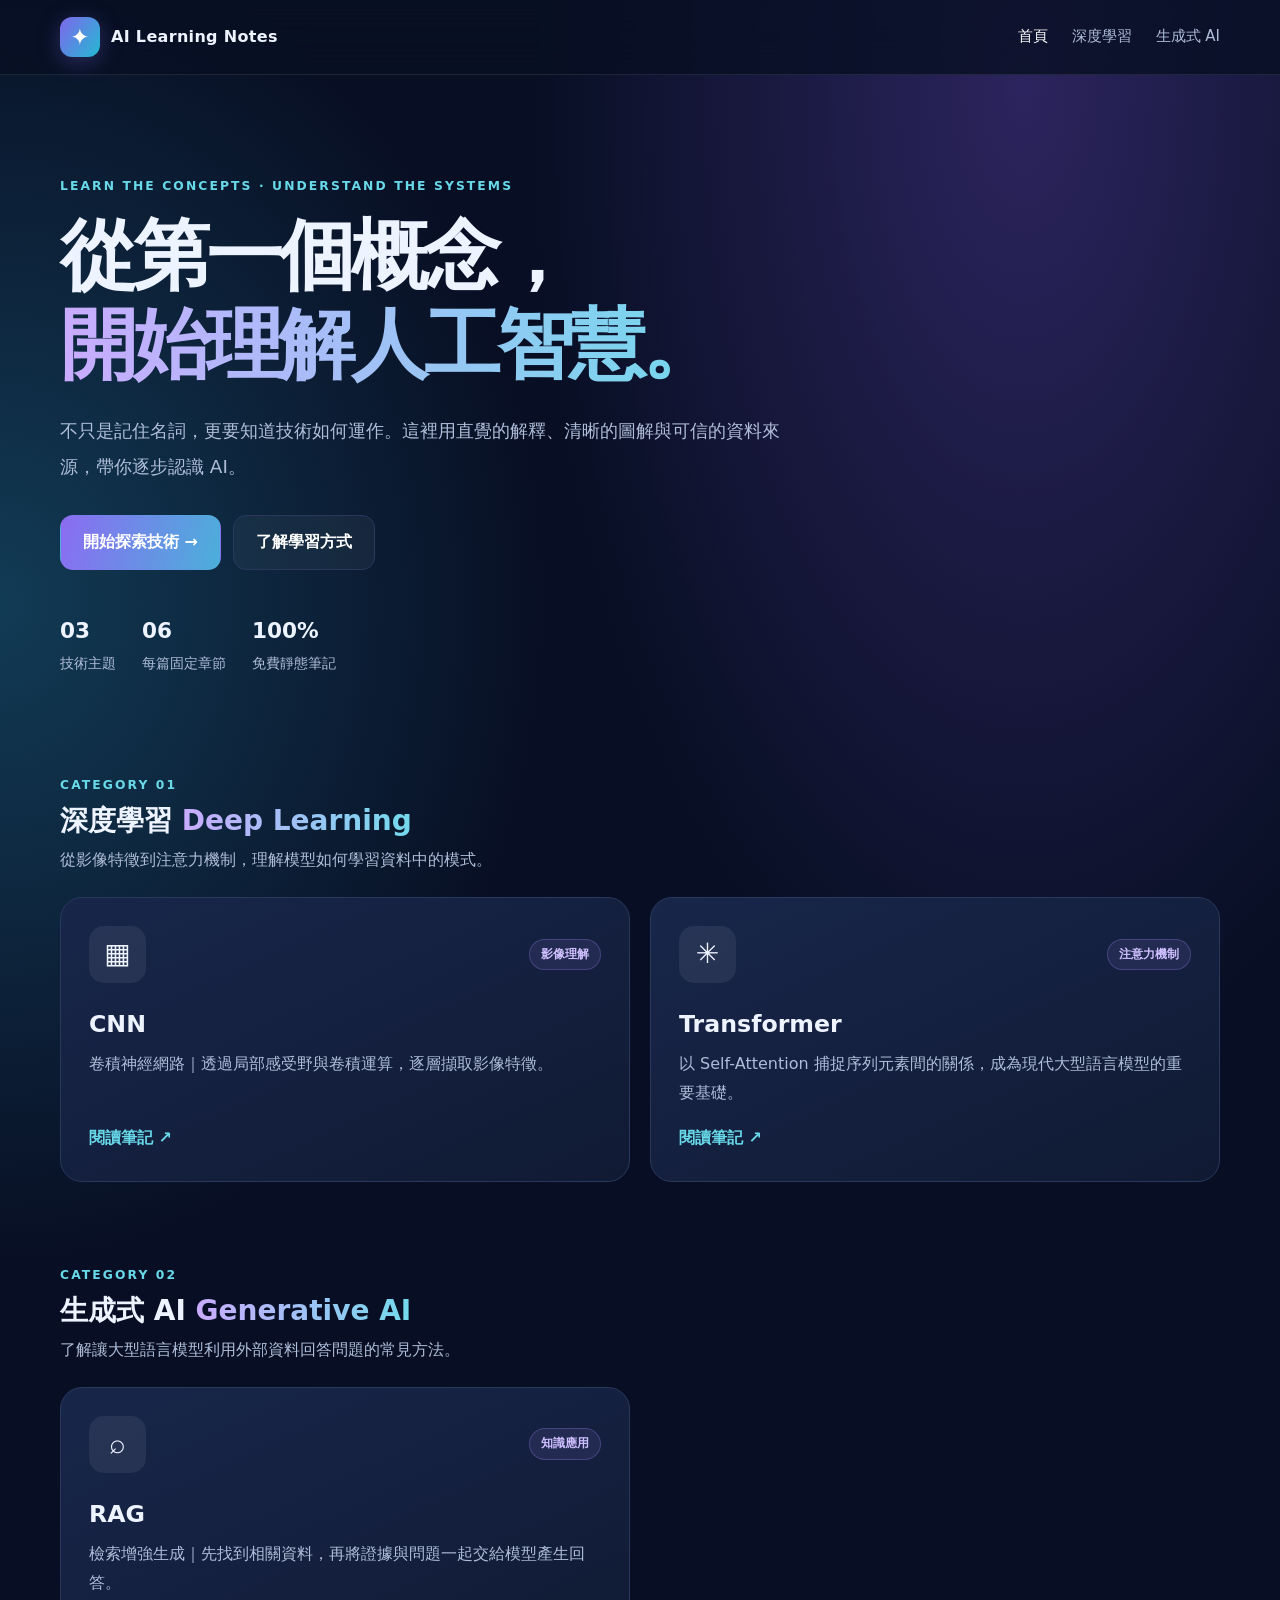
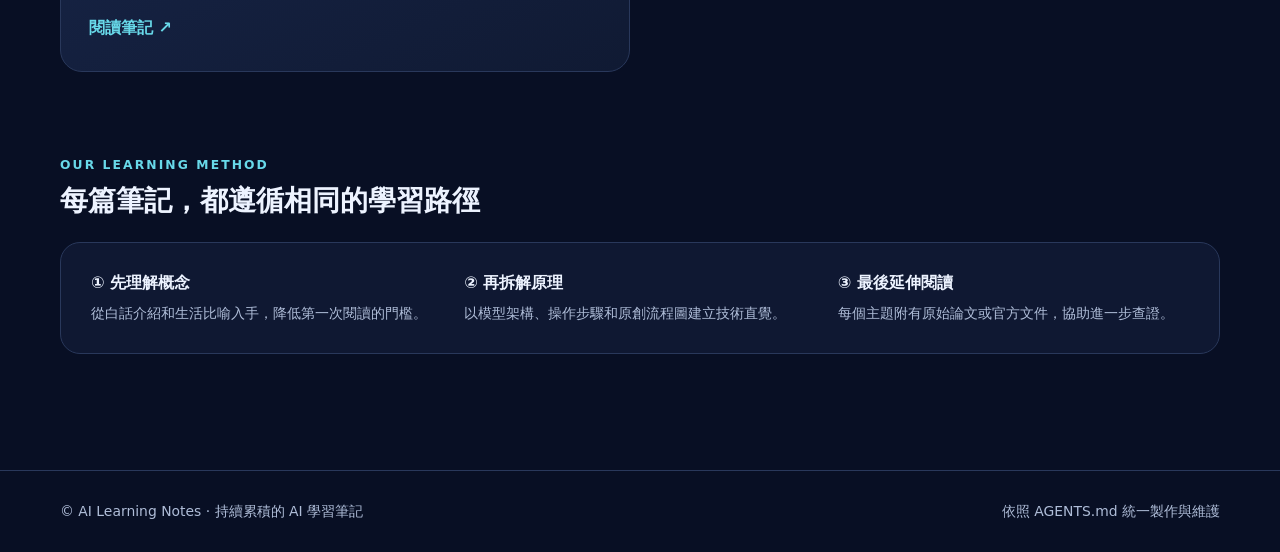
<file: index.html>
<!doctype html>
<html lang="zh-Hant"><head><meta charset="utf-8"><meta name="viewport" content="width=device-width,initial-scale=1"><meta name="description" content="AI Learning Notes：CNN、Transformer、RAG 繁體中文入門與技術原理筆記。"><title>AI Learning Notes｜人工智慧學習筆記</title><link rel="stylesheet" href="assets/css/style.css"><script src="assets/js/main.js" defer></script></head><body>
<a class="skip" href="#main">跳到主要內容</a><div class="reading-progress" aria-hidden="true"></div>
<header class="site-header"><div class="wrap header-inner"><a class="brand" href="index.html"><span class="brand-mark" aria-hidden="true">✦</span> AI Learning Notes</a><nav class="nav-links" aria-label="主要導覽"><a aria-current="page" href="index.html">首頁</a><a href="#deep-learning">深度學習</a><a href="#generative-ai">生成式 AI</a></nav></div></header>
<main id="main"><section class="hero"><div class="wrap"><div class="eyebrow">LEARN THE CONCEPTS · UNDERSTAND THE SYSTEMS</div><h1>從第一個概念，<br><span class="gradient-text">開始理解人工智慧。</span></h1><p class="lead">不只是記住名詞，更要知道技術如何運作。這裡用直覺的解釋、清晰的圖解與可信的資料來源，帶你逐步認識 AI。</p><div class="hero-actions"><a class="btn btn-primary" href="#deep-learning">開始探索技術 →</a><a class="btn btn-secondary" href="#about">了解學習方式</a></div><div class="stats"><div><strong>03</strong>技術主題</div><div><strong>06</strong>每篇固定章節</div><div><strong>100%</strong>免費靜態筆記</div></div></div></section>
<section class="section" id="deep-learning"><div class="wrap"><div class="section-head"><div class="eyebrow">CATEGORY 01</div><h2>深度學習 <span class="gradient-text">Deep Learning</span></h2><p>從影像特徵到注意力機制，理解模型如何學習資料中的模式。</p></div><div class="cards"><a class="card" href="pages/cnn.html"><div class="card-top"><span class="card-icon" aria-hidden="true">▦</span><span class="tag">影像理解</span></div><h3>CNN</h3><p>卷積神經網路｜透過局部感受野與卷積運算，逐層擷取影像特徵。</p><span class="card-cta">閱讀筆記 ↗</span></a><a class="card" href="pages/transformer.html"><div class="card-top"><span class="card-icon" aria-hidden="true">✳</span><span class="tag">注意力機制</span></div><h3>Transformer</h3><p>以 Self-Attention 捕捉序列元素間的關係，成為現代大型語言模型的重要基礎。</p><span class="card-cta">閱讀筆記 ↗</span></a></div></div></section>
<section class="section" id="generative-ai"><div class="wrap"><div class="section-head"><div class="eyebrow">CATEGORY 02</div><h2>生成式 AI <span class="gradient-text">Generative AI</span></h2><p>了解讓大型語言模型利用外部資料回答問題的常見方法。</p></div><div class="cards"><a class="card" href="pages/rag.html"><div class="card-top"><span class="card-icon" aria-hidden="true">⌕</span><span class="tag">知識應用</span></div><h3>RAG</h3><p>檢索增強生成｜先找到相關資料，再將證據與問題一起交給模型產生回答。</p><span class="card-cta">閱讀筆記 ↗</span></a></div></div></section>
<section class="section" id="about"><div class="wrap"><div class="section-head"><div class="eyebrow">OUR LEARNING METHOD</div><h2>每篇筆記，都遵循相同的學習路徑</h2></div><div class="feature-strip"><div><h3>① 先理解概念</h3><p>從白話介紹和生活比喻入手，降低第一次閱讀的門檻。</p></div><div><h3>② 再拆解原理</h3><p>以模型架構、操作步驟和原創流程圖建立技術直覺。</p></div><div><h3>③ 最後延伸閱讀</h3><p>每個主題附有原始論文或官方文件，協助進一步查證。</p></div></div></div></section></main>
<footer class="site-footer"><div class="wrap footer-inner"><span>© AI Learning Notes · 持續累積的 AI 學習筆記</span><span>依照 AGENTS.md 統一製作與維護</span></div></footer><button class="back-top" aria-label="回到頂端" title="回到頂端">↑</button></body></html>
</file>
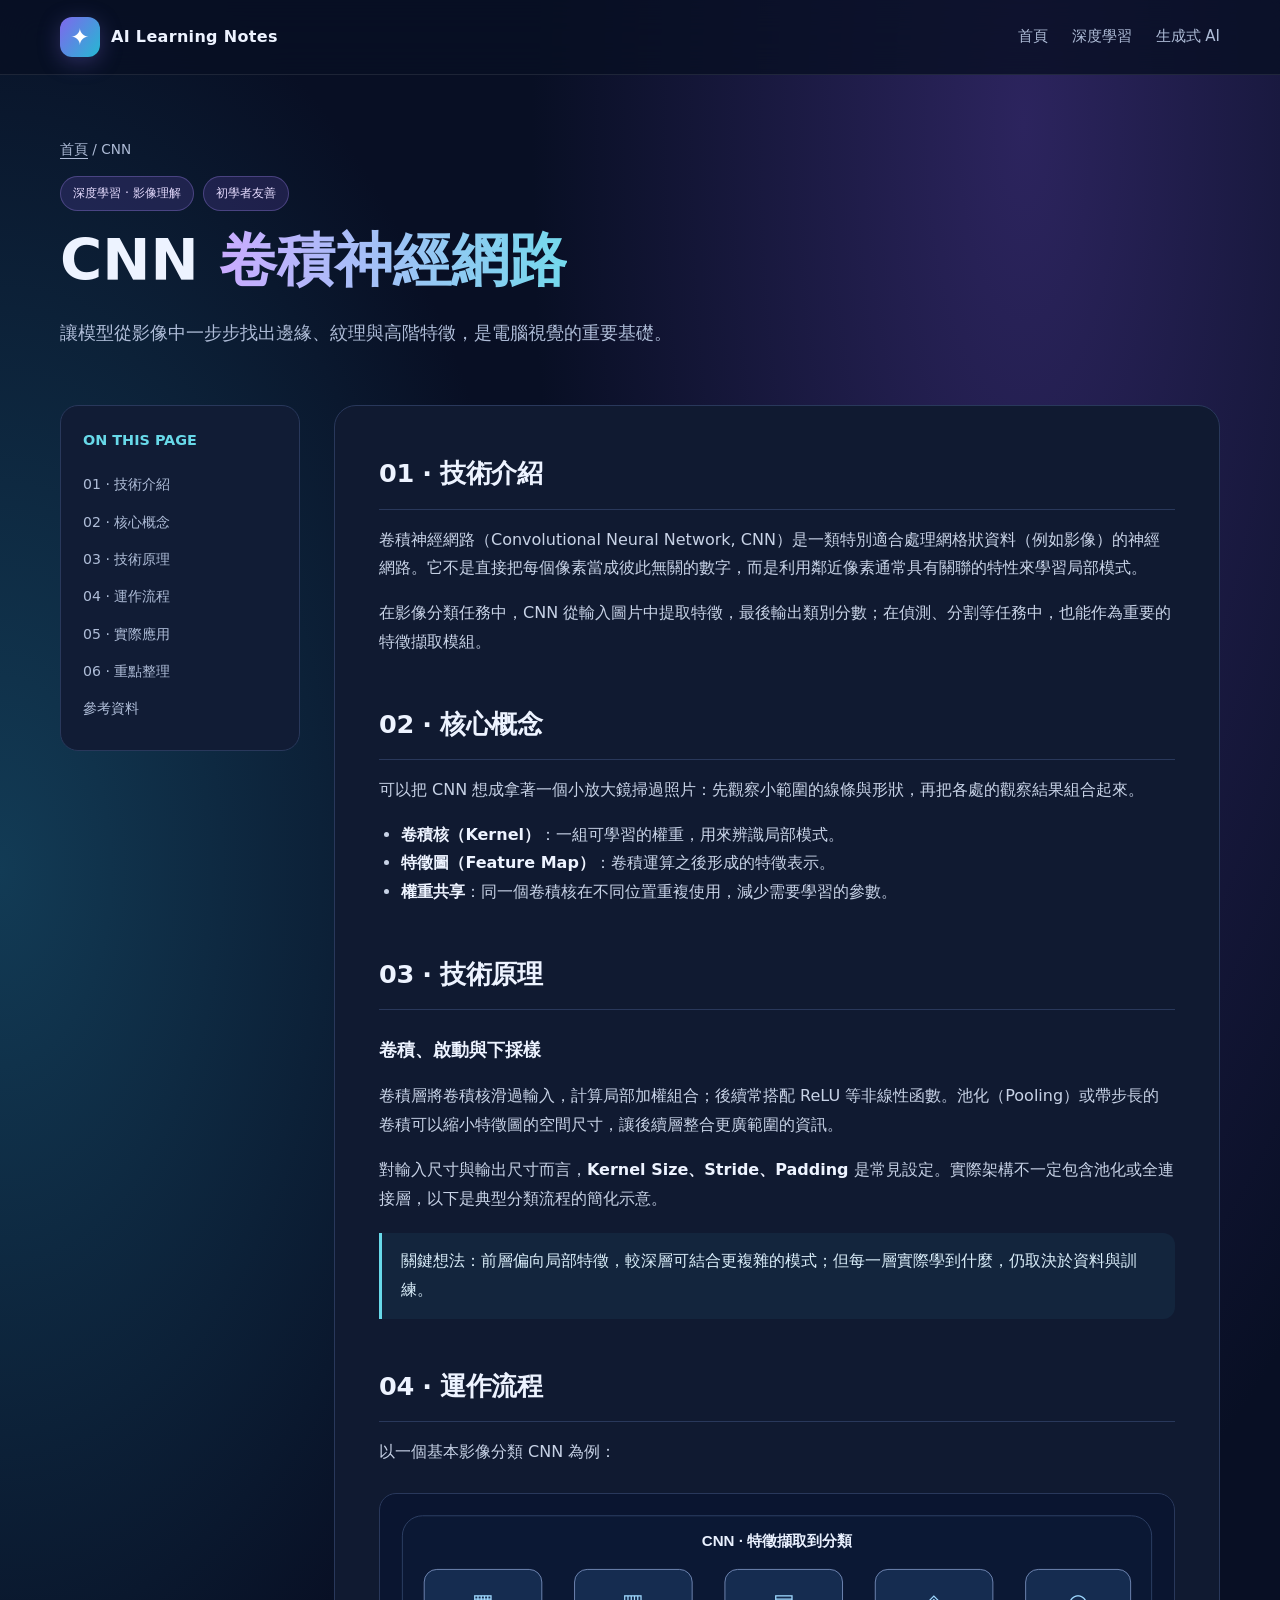
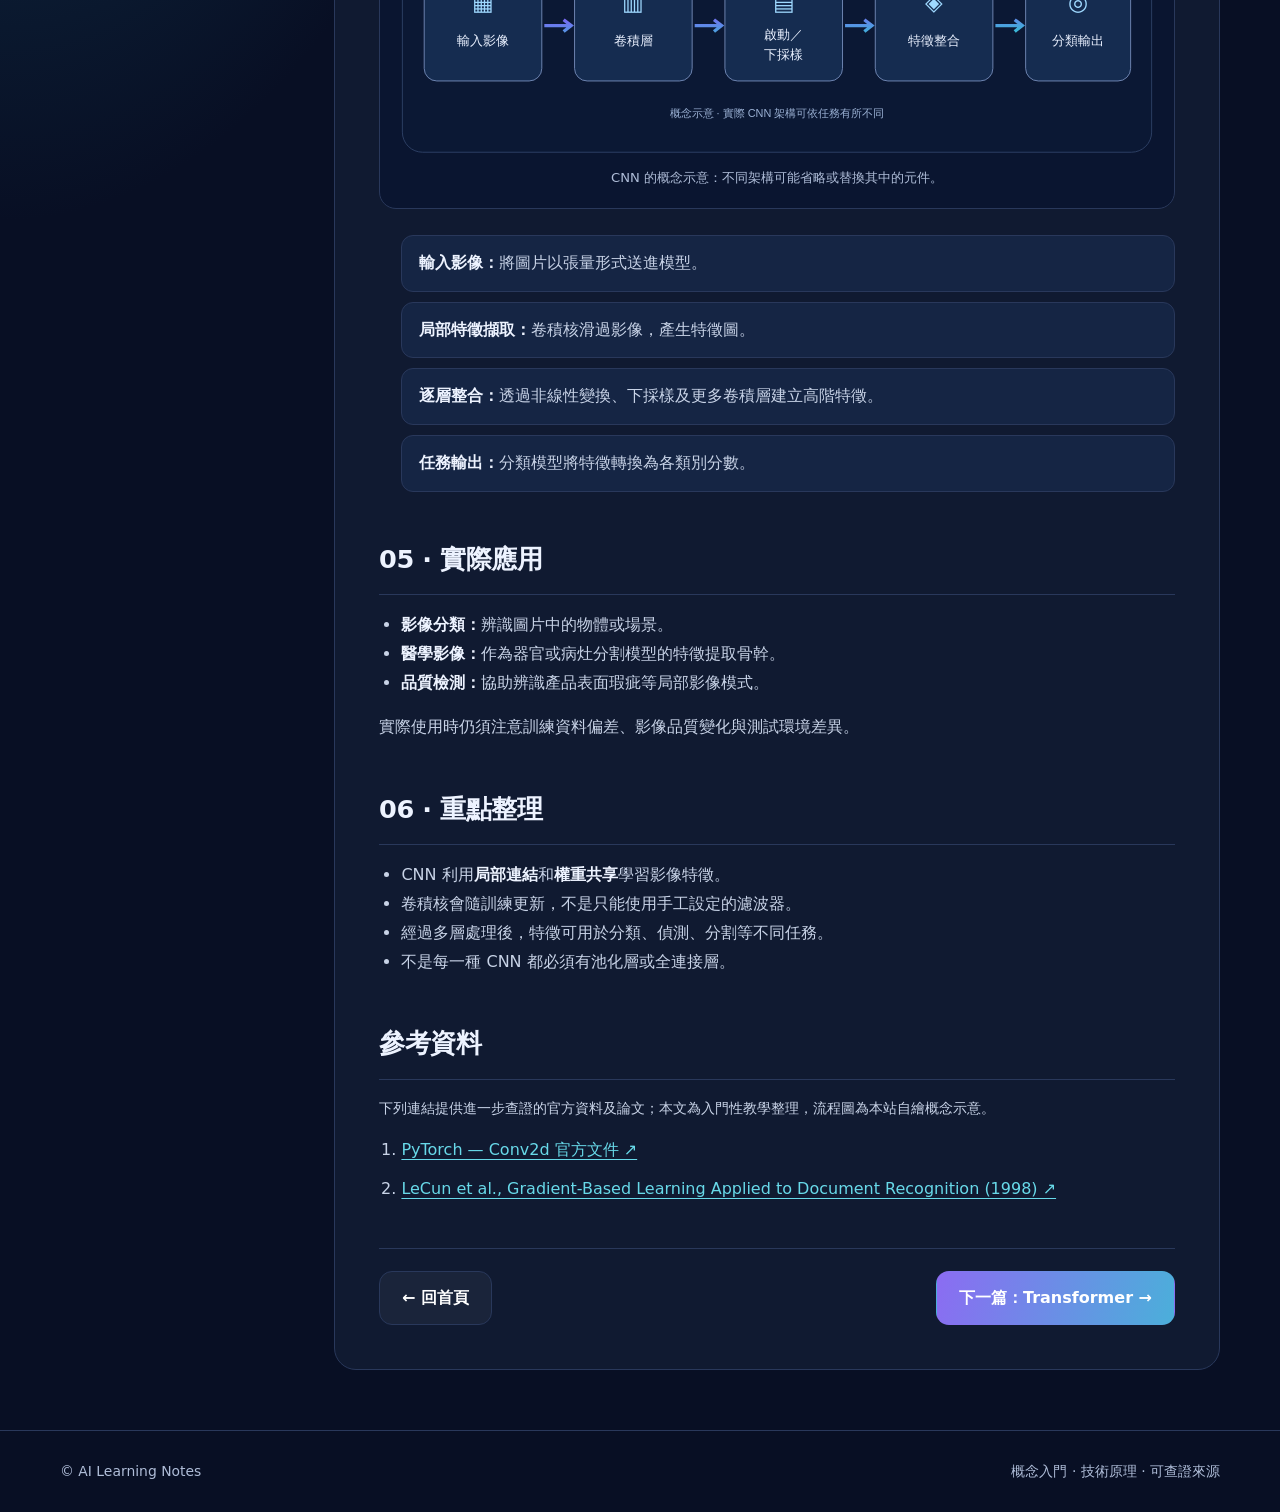
<file: pages/cnn.html>
<!doctype html><html lang="zh-Hant"><head><meta charset="utf-8"><meta name="viewport" content="width=device-width,initial-scale=1"><meta name="description" content="CNN 卷積神經網路：讓模型從影像中一步步找出邊緣、紋理與高階特徵，是電腦視覺的重要基礎。"><title>CNN｜AI Learning Notes</title><link rel="stylesheet" href="../assets/css/style.css"><script src="../assets/js/main.js" defer></script></head><body>
<a class="skip" href="#main">跳到主要內容</a><div class="reading-progress" aria-hidden="true"></div><header class="site-header"><div class="wrap header-inner"><a class="brand" href="../index.html"><span class="brand-mark" aria-hidden="true">✦</span> AI Learning Notes</a><nav class="nav-links" aria-label="主要導覽"><a href="../index.html">首頁</a><a href="../index.html#deep-learning">深度學習</a><a href="../index.html#generative-ai">生成式 AI</a></nav></div></header>
<main id="main"><div class="wrap"><div class="article-hero"><div class="breadcrumb"><a href="../index.html">首頁</a> / CNN</div><div class="chips"><span class="chip">深度學習 · 影像理解</span><span class="chip">初學者友善</span></div><h1>CNN <span class="gradient-text">卷積神經網路</span></h1><p class="lead">讓模型從影像中一步步找出邊緣、紋理與高階特徵，是電腦視覺的重要基礎。</p></div><div class="article-grid"><nav class="toc" aria-label="文章目錄"><h2>ON THIS PAGE</h2><div class="toc-links"><a href="#1">01 · 技術介紹</a><a href="#2">02 · 核心概念</a><a href="#3">03 · 技術原理</a><a href="#4">04 · 運作流程</a><a href="#5">05 · 實際應用</a><a href="#6">06 · 重點整理</a><a href="#references">參考資料</a></div></nav><article class="article-body"><section id="1"><h2>01 · 技術介紹</h2><p>卷積神經網路（Convolutional Neural Network, CNN）是一類特別適合處理網格狀資料（例如影像）的神經網路。它不是直接把每個像素當成彼此無關的數字，而是利用鄰近像素通常具有關聯的特性來學習局部模式。</p><p>在影像分類任務中，CNN 從輸入圖片中提取特徵，最後輸出類別分數；在偵測、分割等任務中，也能作為重要的特徵擷取模組。</p></section><section id="2"><h2>02 · 核心概念</h2><p>可以把 CNN 想成拿著一個小放大鏡掃過照片：先觀察小範圍的線條與形狀，再把各處的觀察結果組合起來。</p><ul><li><strong>卷積核（Kernel）</strong>：一組可學習的權重，用來辨識局部模式。</li><li><strong>特徵圖（Feature Map）</strong>：卷積運算之後形成的特徵表示。</li><li><strong>權重共享</strong>：同一個卷積核在不同位置重複使用，減少需要學習的參數。</li></ul></section><section id="3"><h2>03 · 技術原理</h2><h3>卷積、啟動與下採樣</h3><p>卷積層將卷積核滑過輸入，計算局部加權組合；後續常搭配 ReLU 等非線性函數。池化（Pooling）或帶步長的卷積可以縮小特徵圖的空間尺寸，讓後續層整合更廣範圍的資訊。</p><p>對輸入尺寸與輸出尺寸而言，<strong>Kernel Size、Stride、Padding</strong> 是常見設定。實際架構不一定包含池化或全連接層，以下是典型分類流程的簡化示意。</p><div class="callout">關鍵想法：前層偏向局部特徵，較深層可結合更複雜的模式；但每一層實際學到什麼，仍取決於資料與訓練。</div></section><section id="4"><h2>04 · 運作流程</h2><p>以一個基本影像分類 CNN 為例：</p><figure><img src="../assets/images/cnn.svg" alt="CNN 概念流程圖：影像輸入、卷積、非線性與下採樣、特徵整合、分類輸出"><figcaption>CNN 的概念示意：不同架構可能省略或替換其中的元件。</figcaption></figure><ol class="steps"><li><strong>輸入影像：</strong>將圖片以張量形式送進模型。</li><li><strong>局部特徵擷取：</strong>卷積核滑過影像，產生特徵圖。</li><li><strong>逐層整合：</strong>透過非線性變換、下採樣及更多卷積層建立高階特徵。</li><li><strong>任務輸出：</strong>分類模型將特徵轉換為各類別分數。</li></ol></section><section id="5"><h2>05 · 實際應用</h2><ul><li><strong>影像分類：</strong>辨識圖片中的物體或場景。</li><li><strong>醫學影像：</strong>作為器官或病灶分割模型的特徵提取骨幹。</li><li><strong>品質檢測：</strong>協助辨識產品表面瑕疵等局部影像模式。</li></ul><p>實際使用時仍須注意訓練資料偏差、影像品質變化與測試環境差異。</p></section><section id="6"><h2>06 · 重點整理</h2><ul><li>CNN 利用<strong>局部連結</strong>和<strong>權重共享</strong>學習影像特徵。</li><li>卷積核會隨訓練更新，不是只能使用手工設定的濾波器。</li><li>經過多層處理後，特徵可用於分類、偵測、分割等不同任務。</li><li>不是每一種 CNN 都必須有池化層或全連接層。</li></ul></section><section id="references"><h2>參考資料</h2><p class="smallnote">下列連結提供進一步查證的官方資料及論文；本文為入門性教學整理，流程圖為本站自繪概念示意。</p><ol class="source-list"><li><a href="https://docs.pytorch.org/docs/stable/generated/torch.nn.Conv2d.html" target="_blank" rel="noopener noreferrer">PyTorch — Conv2d 官方文件 ↗</a></li><li><a href="https://doi.org/10.1109/5.726791" target="_blank" rel="noopener noreferrer">LeCun et al., Gradient-Based Learning Applied to Document Recognition (1998) ↗</a></li></ol></section><div class="next-lesson"><a class="btn btn-secondary" href="../index.html">← 回首頁</a><a class="btn btn-primary" href="transformer.html">下一篇：Transformer →</a></div></article></div></div></main><footer class="site-footer"><div class="wrap footer-inner"><span>© AI Learning Notes</span><span>概念入門 · 技術原理 · 可查證來源</span></div></footer><button class="back-top" aria-label="回到頂端" title="回到頂端">↑</button></body></html>
</file>
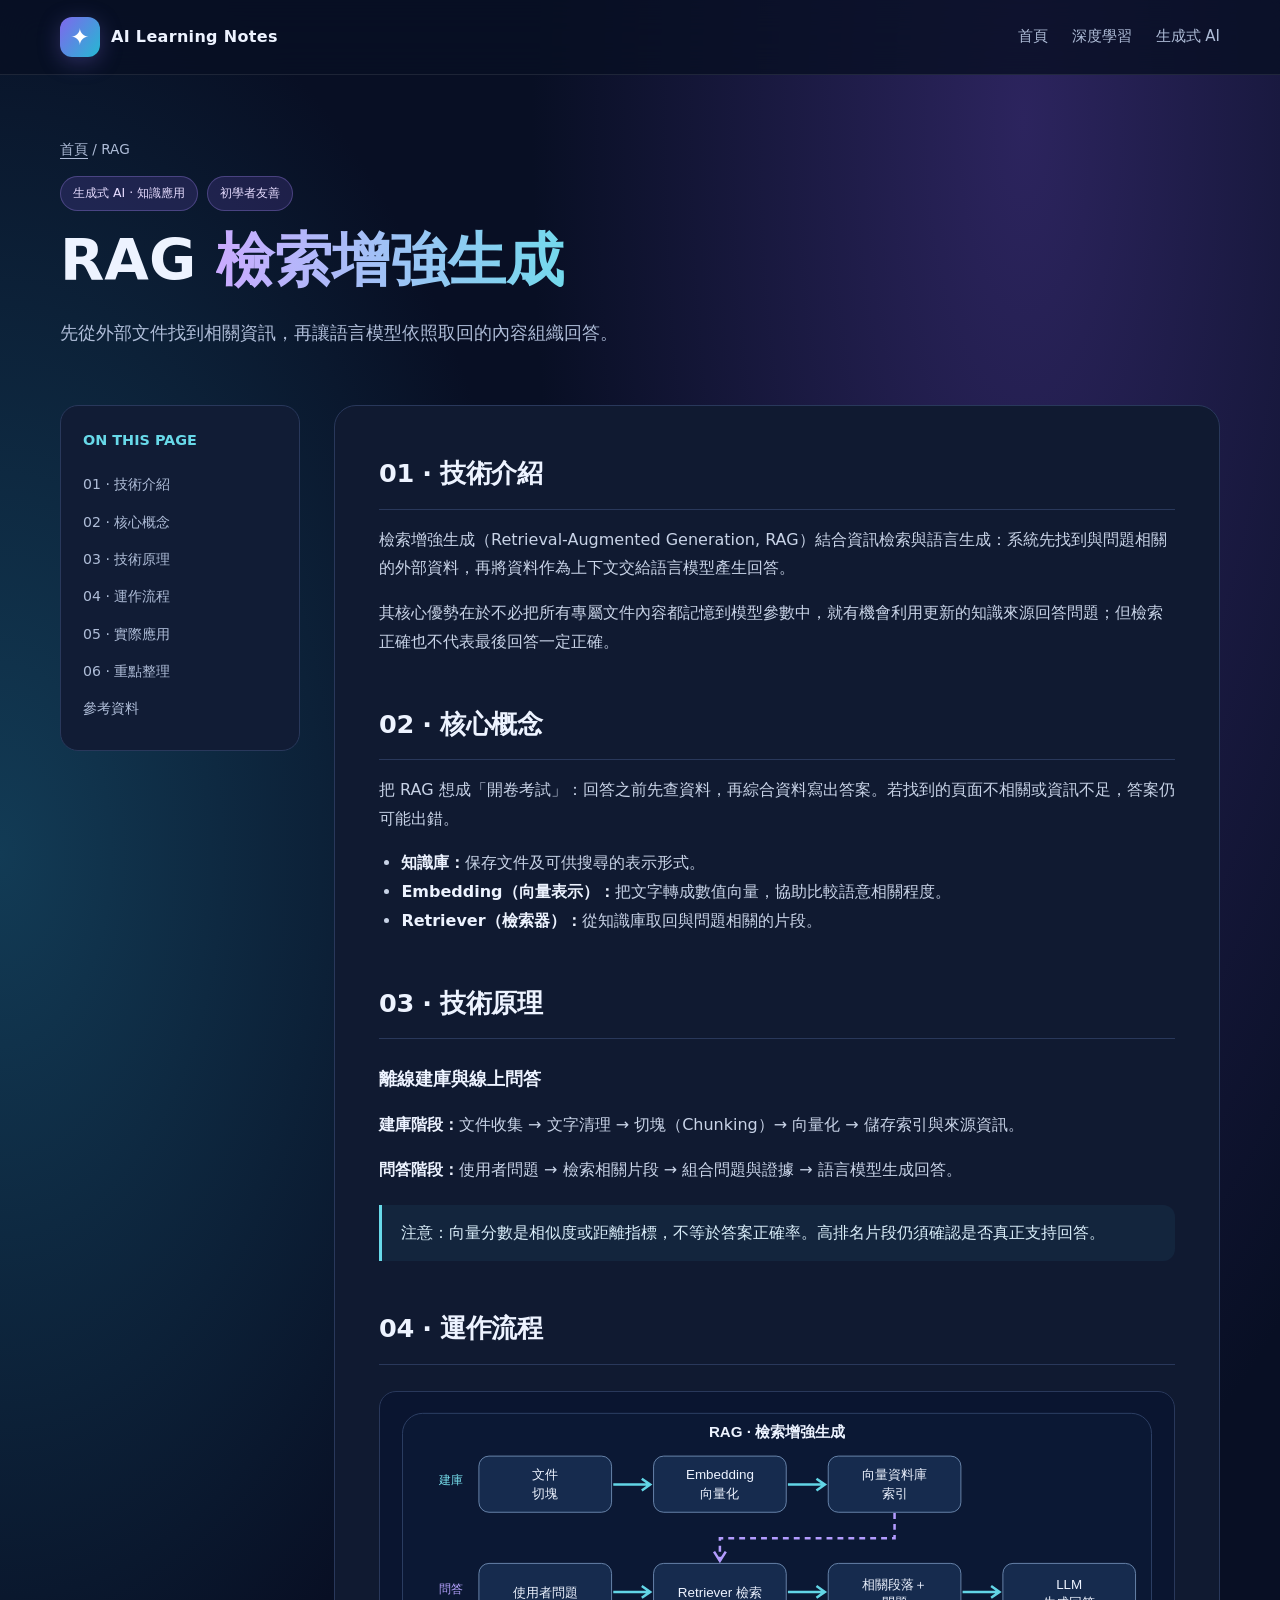
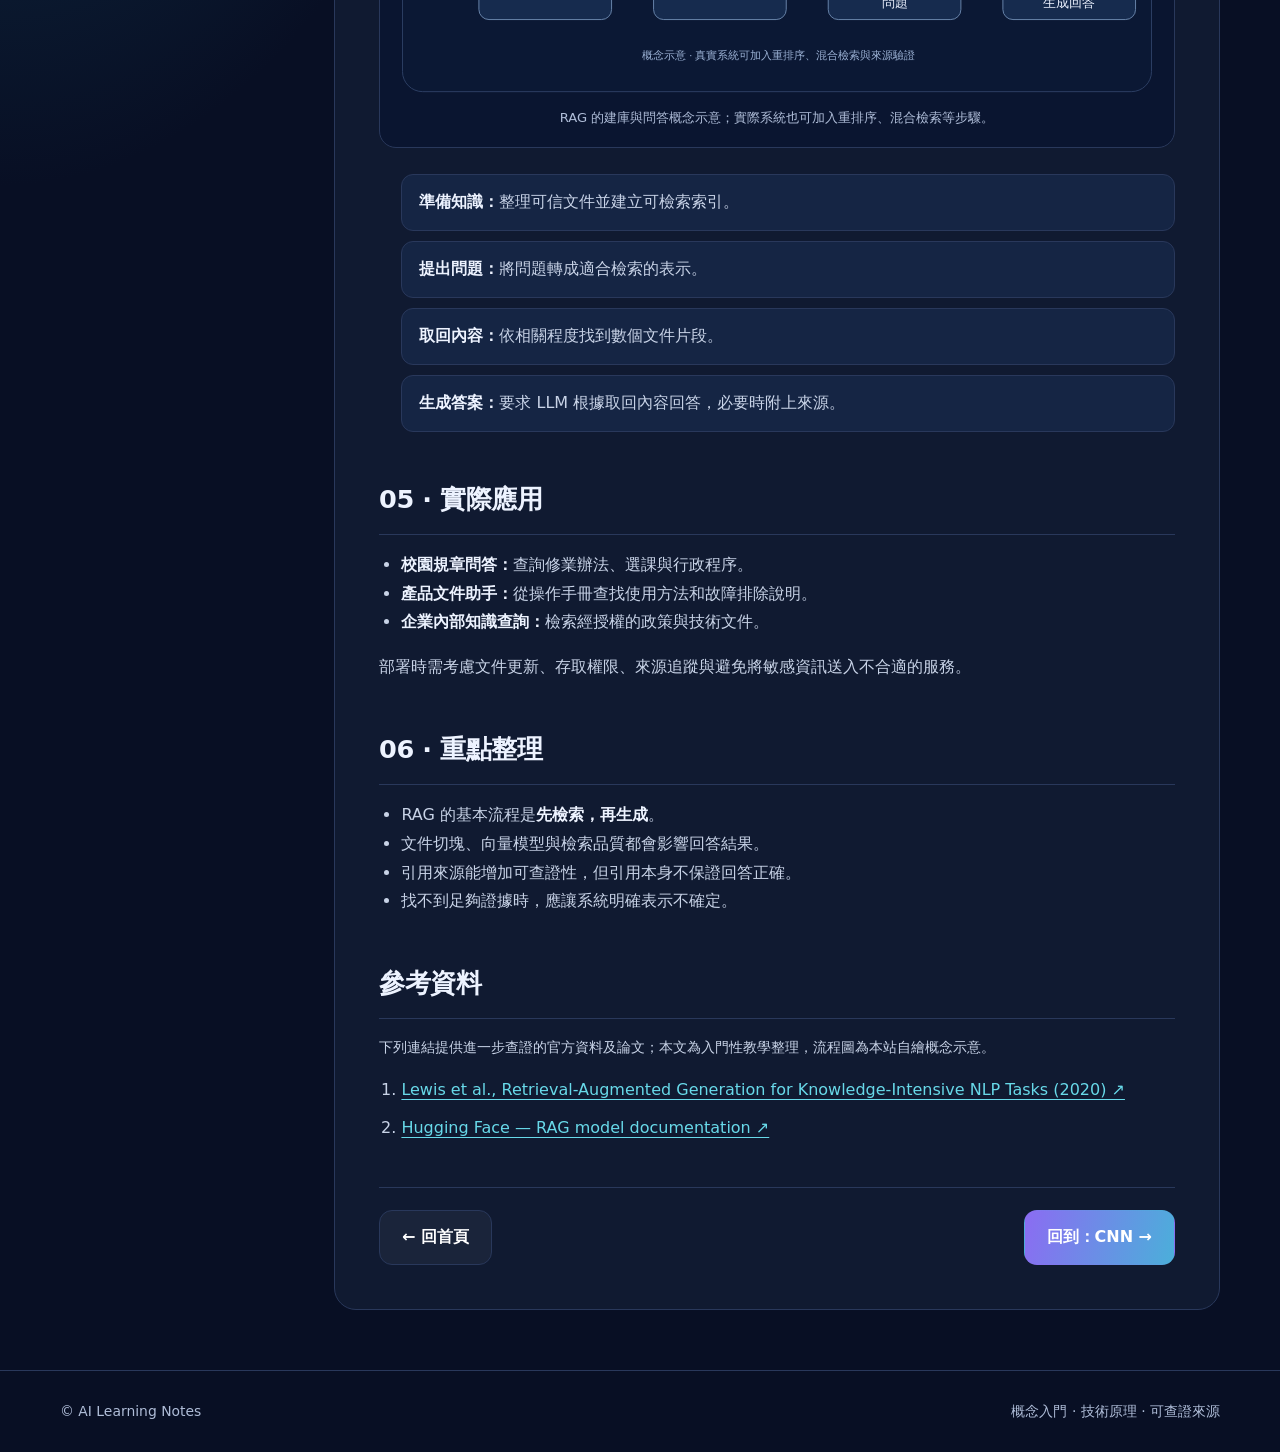
<file: pages/rag.html>
<!doctype html><html lang="zh-Hant"><head><meta charset="utf-8"><meta name="viewport" content="width=device-width,initial-scale=1"><meta name="description" content="RAG 檢索增強生成：先從外部文件找到相關資訊，再讓語言模型依照取回的內容組織回答。"><title>RAG｜AI Learning Notes</title><link rel="stylesheet" href="../assets/css/style.css"><script src="../assets/js/main.js" defer></script></head><body>
<a class="skip" href="#main">跳到主要內容</a><div class="reading-progress" aria-hidden="true"></div><header class="site-header"><div class="wrap header-inner"><a class="brand" href="../index.html"><span class="brand-mark" aria-hidden="true">✦</span> AI Learning Notes</a><nav class="nav-links" aria-label="主要導覽"><a href="../index.html">首頁</a><a href="../index.html#deep-learning">深度學習</a><a href="../index.html#generative-ai">生成式 AI</a></nav></div></header>
<main id="main"><div class="wrap"><div class="article-hero"><div class="breadcrumb"><a href="../index.html">首頁</a> / RAG</div><div class="chips"><span class="chip">生成式 AI · 知識應用</span><span class="chip">初學者友善</span></div><h1>RAG <span class="gradient-text">檢索增強生成</span></h1><p class="lead">先從外部文件找到相關資訊，再讓語言模型依照取回的內容組織回答。</p></div><div class="article-grid"><nav class="toc" aria-label="文章目錄"><h2>ON THIS PAGE</h2><div class="toc-links"><a href="#1">01 · 技術介紹</a><a href="#2">02 · 核心概念</a><a href="#3">03 · 技術原理</a><a href="#4">04 · 運作流程</a><a href="#5">05 · 實際應用</a><a href="#6">06 · 重點整理</a><a href="#references">參考資料</a></div></nav><article class="article-body"><section id="1"><h2>01 · 技術介紹</h2><p>檢索增強生成（Retrieval-Augmented Generation, RAG）結合資訊檢索與語言生成：系統先找到與問題相關的外部資料，再將資料作為上下文交給語言模型產生回答。</p><p>其核心優勢在於不必把所有專屬文件內容都記憶到模型參數中，就有機會利用更新的知識來源回答問題；但檢索正確也不代表最後回答一定正確。</p></section><section id="2"><h2>02 · 核心概念</h2><p>把 RAG 想成「開卷考試」：回答之前先查資料，再綜合資料寫出答案。若找到的頁面不相關或資訊不足，答案仍可能出錯。</p><ul><li><strong>知識庫：</strong>保存文件及可供搜尋的表示形式。</li><li><strong>Embedding（向量表示）：</strong>把文字轉成數值向量，協助比較語意相關程度。</li><li><strong>Retriever（檢索器）：</strong>從知識庫取回與問題相關的片段。</li></ul></section><section id="3"><h2>03 · 技術原理</h2><h3>離線建庫與線上問答</h3><p><strong>建庫階段：</strong>文件收集 → 文字清理 → 切塊（Chunking）→ 向量化 → 儲存索引與來源資訊。</p><p><strong>問答階段：</strong>使用者問題 → 檢索相關片段 → 組合問題與證據 → 語言模型生成回答。</p><div class="callout">注意：向量分數是相似度或距離指標，不等於答案正確率。高排名片段仍須確認是否真正支持回答。</div></section><section id="4"><h2>04 · 運作流程</h2><figure><img src="../assets/images/rag.svg" alt="RAG 概念流程圖：文件切塊與向量索引、使用者問題、檢索器、取回段落、LLM 生成回答"><figcaption>RAG 的建庫與問答概念示意；實際系統也可加入重排序、混合檢索等步驟。</figcaption></figure><ol class="steps"><li><strong>準備知識：</strong>整理可信文件並建立可檢索索引。</li><li><strong>提出問題：</strong>將問題轉成適合檢索的表示。</li><li><strong>取回內容：</strong>依相關程度找到數個文件片段。</li><li><strong>生成答案：</strong>要求 LLM 根據取回內容回答，必要時附上來源。</li></ol></section><section id="5"><h2>05 · 實際應用</h2><ul><li><strong>校園規章問答：</strong>查詢修業辦法、選課與行政程序。</li><li><strong>產品文件助手：</strong>從操作手冊查找使用方法和故障排除說明。</li><li><strong>企業內部知識查詢：</strong>檢索經授權的政策與技術文件。</li></ul><p>部署時需考慮文件更新、存取權限、來源追蹤與避免將敏感資訊送入不合適的服務。</p></section><section id="6"><h2>06 · 重點整理</h2><ul><li>RAG 的基本流程是<strong>先檢索，再生成</strong>。</li><li>文件切塊、向量模型與檢索品質都會影響回答結果。</li><li>引用來源能增加可查證性，但引用本身不保證回答正確。</li><li>找不到足夠證據時，應讓系統明確表示不確定。</li></ul></section><section id="references"><h2>參考資料</h2><p class="smallnote">下列連結提供進一步查證的官方資料及論文；本文為入門性教學整理，流程圖為本站自繪概念示意。</p><ol class="source-list"><li><a href="https://arxiv.org/abs/2005.11401" target="_blank" rel="noopener noreferrer">Lewis et al., Retrieval-Augmented Generation for Knowledge-Intensive NLP Tasks (2020) ↗</a></li><li><a href="https://huggingface.co/docs/transformers/model_doc/rag" target="_blank" rel="noopener noreferrer">Hugging Face — RAG model documentation ↗</a></li></ol></section><div class="next-lesson"><a class="btn btn-secondary" href="../index.html">← 回首頁</a><a class="btn btn-primary" href="cnn.html">回到：CNN →</a></div></article></div></div></main><footer class="site-footer"><div class="wrap footer-inner"><span>© AI Learning Notes</span><span>概念入門 · 技術原理 · 可查證來源</span></div></footer><button class="back-top" aria-label="回到頂端" title="回到頂端">↑</button></body></html>
</file>
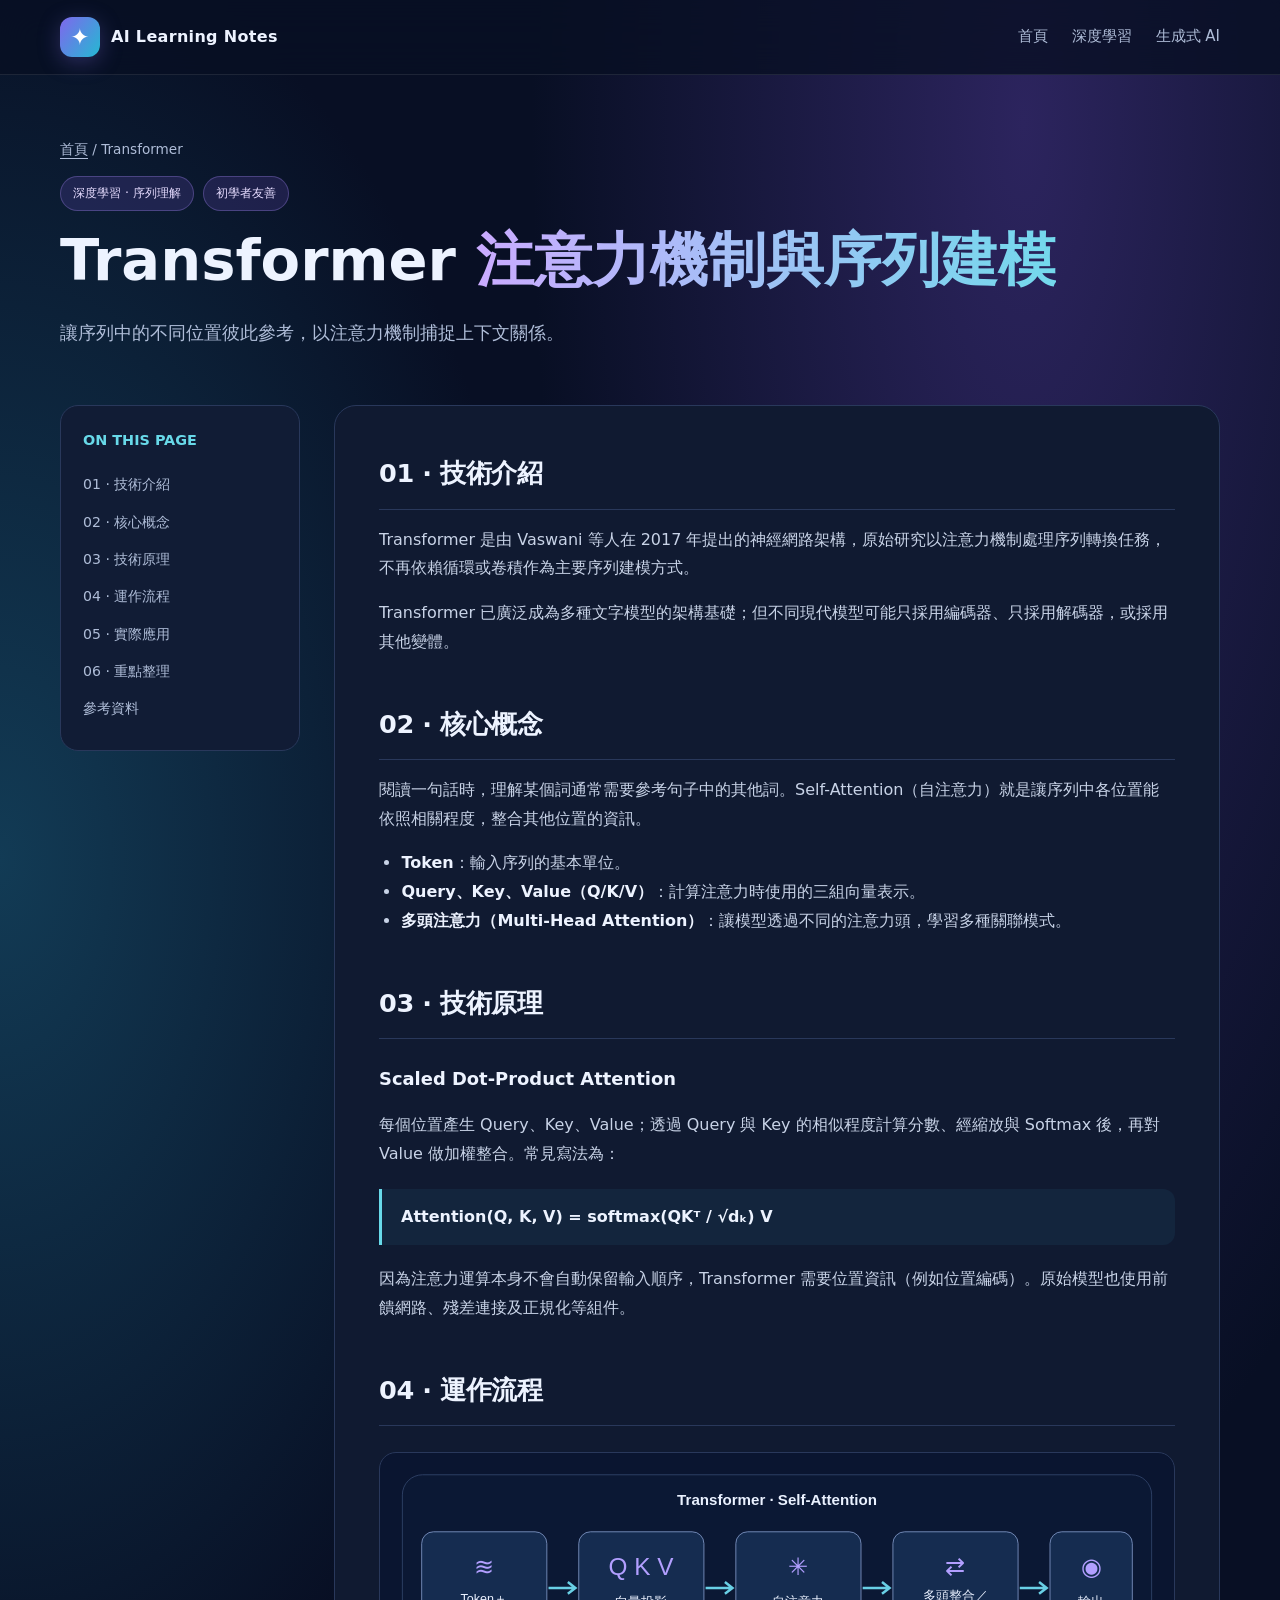
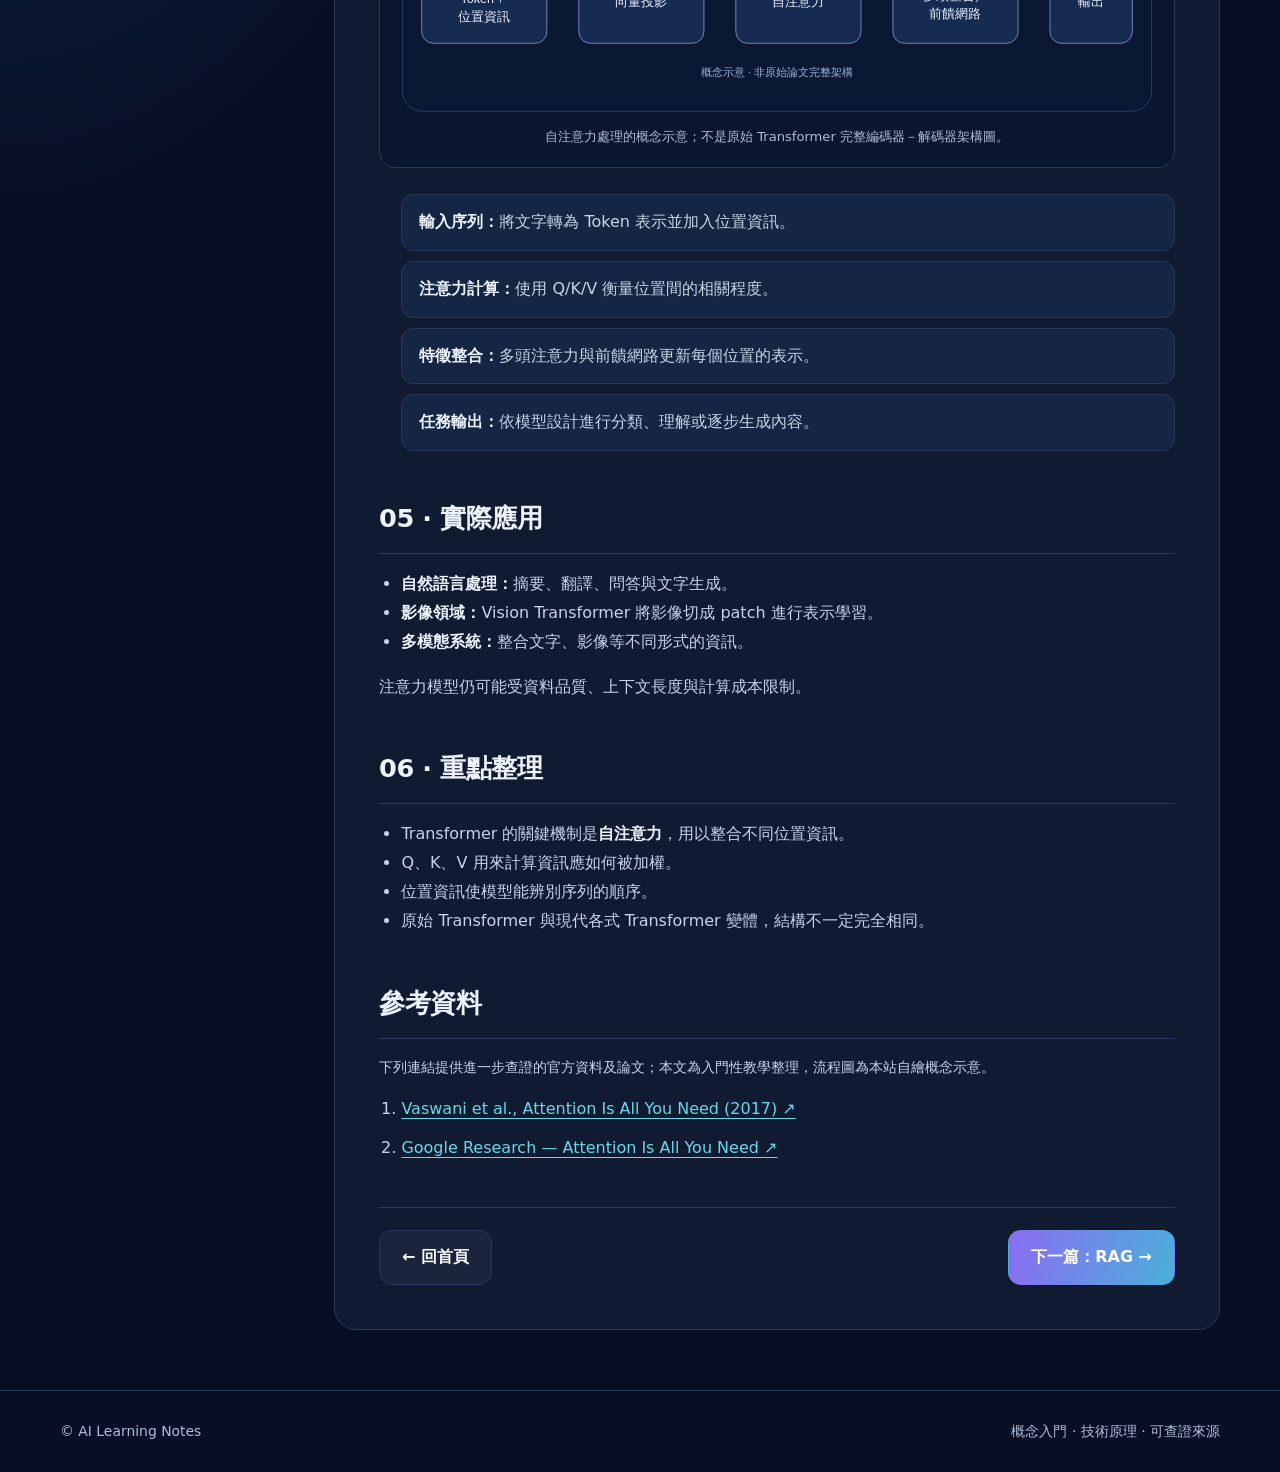
<file: pages/transformer.html>
<!doctype html><html lang="zh-Hant"><head><meta charset="utf-8"><meta name="viewport" content="width=device-width,initial-scale=1"><meta name="description" content="Transformer 注意力機制與序列建模：讓序列中的不同位置彼此參考，以注意力機制捕捉上下文關係。"><title>Transformer｜AI Learning Notes</title><link rel="stylesheet" href="../assets/css/style.css"><script src="../assets/js/main.js" defer></script></head><body>
<a class="skip" href="#main">跳到主要內容</a><div class="reading-progress" aria-hidden="true"></div><header class="site-header"><div class="wrap header-inner"><a class="brand" href="../index.html"><span class="brand-mark" aria-hidden="true">✦</span> AI Learning Notes</a><nav class="nav-links" aria-label="主要導覽"><a href="../index.html">首頁</a><a href="../index.html#deep-learning">深度學習</a><a href="../index.html#generative-ai">生成式 AI</a></nav></div></header>
<main id="main"><div class="wrap"><div class="article-hero"><div class="breadcrumb"><a href="../index.html">首頁</a> / Transformer</div><div class="chips"><span class="chip">深度學習 · 序列理解</span><span class="chip">初學者友善</span></div><h1>Transformer <span class="gradient-text">注意力機制與序列建模</span></h1><p class="lead">讓序列中的不同位置彼此參考，以注意力機制捕捉上下文關係。</p></div><div class="article-grid"><nav class="toc" aria-label="文章目錄"><h2>ON THIS PAGE</h2><div class="toc-links"><a href="#1">01 · 技術介紹</a><a href="#2">02 · 核心概念</a><a href="#3">03 · 技術原理</a><a href="#4">04 · 運作流程</a><a href="#5">05 · 實際應用</a><a href="#6">06 · 重點整理</a><a href="#references">參考資料</a></div></nav><article class="article-body"><section id="1"><h2>01 · 技術介紹</h2><p>Transformer 是由 Vaswani 等人在 2017 年提出的神經網路架構，原始研究以注意力機制處理序列轉換任務，不再依賴循環或卷積作為主要序列建模方式。</p><p>Transformer 已廣泛成為多種文字模型的架構基礎；但不同現代模型可能只採用編碼器、只採用解碼器，或採用其他變體。</p></section><section id="2"><h2>02 · 核心概念</h2><p>閱讀一句話時，理解某個詞通常需要參考句子中的其他詞。Self-Attention（自注意力）就是讓序列中各位置能依照相關程度，整合其他位置的資訊。</p><ul><li><strong>Token</strong>：輸入序列的基本單位。</li><li><strong>Query、Key、Value（Q/K/V）</strong>：計算注意力時使用的三組向量表示。</li><li><strong>多頭注意力（Multi-Head Attention）</strong>：讓模型透過不同的注意力頭，學習多種關聯模式。</li></ul></section><section id="3"><h2>03 · 技術原理</h2><h3>Scaled Dot-Product Attention</h3><p>每個位置產生 Query、Key、Value；透過 Query 與 Key 的相似程度計算分數、經縮放與 Softmax 後，再對 Value 做加權整合。常見寫法為：</p><div class="callout"><strong>Attention(Q, K, V) = softmax(QKᵀ / √dₖ) V</strong></div><p>因為注意力運算本身不會自動保留輸入順序，Transformer 需要位置資訊（例如位置編碼）。原始模型也使用前饋網路、殘差連接及正規化等組件。</p></section><section id="4"><h2>04 · 運作流程</h2><figure><img src="../assets/images/transformer.svg" alt="Transformer 概念流程圖：Token 與位置資訊，Q K V，自注意力，多頭整合與前饋網路，輸出表示"><figcaption>自注意力處理的概念示意；不是原始 Transformer 完整編碼器－解碼器架構圖。</figcaption></figure><ol class="steps"><li><strong>輸入序列：</strong>將文字轉為 Token 表示並加入位置資訊。</li><li><strong>注意力計算：</strong>使用 Q/K/V 衡量位置間的相關程度。</li><li><strong>特徵整合：</strong>多頭注意力與前饋網路更新每個位置的表示。</li><li><strong>任務輸出：</strong>依模型設計進行分類、理解或逐步生成內容。</li></ol></section><section id="5"><h2>05 · 實際應用</h2><ul><li><strong>自然語言處理：</strong>摘要、翻譯、問答與文字生成。</li><li><strong>影像領域：</strong>Vision Transformer 將影像切成 patch 進行表示學習。</li><li><strong>多模態系統：</strong>整合文字、影像等不同形式的資訊。</li></ul><p>注意力模型仍可能受資料品質、上下文長度與計算成本限制。</p></section><section id="6"><h2>06 · 重點整理</h2><ul><li>Transformer 的關鍵機制是<strong>自注意力</strong>，用以整合不同位置資訊。</li><li>Q、K、V 用來計算資訊應如何被加權。</li><li>位置資訊使模型能辨別序列的順序。</li><li>原始 Transformer 與現代各式 Transformer 變體，結構不一定完全相同。</li></ul></section><section id="references"><h2>參考資料</h2><p class="smallnote">下列連結提供進一步查證的官方資料及論文；本文為入門性教學整理，流程圖為本站自繪概念示意。</p><ol class="source-list"><li><a href="https://arxiv.org/abs/1706.03762" target="_blank" rel="noopener noreferrer">Vaswani et al., Attention Is All You Need (2017) ↗</a></li><li><a href="https://research.google/pubs/attention-is-all-you-need/" target="_blank" rel="noopener noreferrer">Google Research — Attention Is All You Need ↗</a></li></ol></section><div class="next-lesson"><a class="btn btn-secondary" href="../index.html">← 回首頁</a><a class="btn btn-primary" href="rag.html">下一篇：RAG →</a></div></article></div></div></main><footer class="site-footer"><div class="wrap footer-inner"><span>© AI Learning Notes</span><span>概念入門 · 技術原理 · 可查證來源</span></div></footer><button class="back-top" aria-label="回到頂端" title="回到頂端">↑</button></body></html>
</file>
<file: assets/css/style.css>
:root{color-scheme:dark;--bg:#080f24;--panel:#121d39;--panel2:#162448;--border:#29385b;--text:#edf3ff;--muted:#afbdd8;--purple:#ad93ff;--cyan:#68d9e9;--max:1160px;font-family:Inter,'Noto Sans TC',system-ui,-apple-system,'Segoe UI',sans-serif}*{box-sizing:border-box}html{scroll-behavior:smooth}body{margin:0;background:radial-gradient(ellipse at 80% 4%,#2c245e 0,transparent 34%),radial-gradient(ellipse at 0 28%,#123b55 0,transparent 30%),var(--bg);color:var(--text);line-height:1.8}a{color:var(--cyan);text-underline-offset:4px}a:hover{color:#b5f4fa}button{font:inherit}.wrap{width:min(calc(100% - 44px),var(--max));margin-inline:auto}.skip{position:absolute;top:-80px;left:10px;background:#fff;color:#000;padding:10px;z-index:100}.skip:focus{top:10px}.site-header{border-bottom:1px solid #ffffff17;background:#080f24cc;backdrop-filter:blur(18px);position:sticky;top:0;z-index:20}.header-inner{display:flex;align-items:center;justify-content:space-between;min-height:74px;gap:16px}.brand{display:flex;align-items:center;gap:11px;color:var(--text);text-decoration:none;font-weight:850;letter-spacing:.02em}.brand-mark{background:linear-gradient(125deg,#7f67ed,#24b9d2);border-radius:12px;width:40px;height:40px;display:grid;place-items:center;font-size:23px;color:white;box-shadow:0 5px 21px #7467d556}.nav-links{display:flex;gap:24px;align-items:center}.nav-links a{color:var(--muted);text-decoration:none;font-size:.94rem}.nav-links a:hover,.nav-links a[aria-current=page]{color:white}.eyebrow{font-size:.77rem;letter-spacing:.17em;color:var(--cyan);font-weight:800;text-transform:uppercase}.hero{padding:100px 0 72px}.hero h1{font-size:clamp(2.6rem,6vw,5.3rem);line-height:1.16;letter-spacing:-.055em;margin:14px 0 24px;font-weight:850}.gradient-text{background:linear-gradient(90deg,#caabff,#73d9ec);-webkit-background-clip:text;background-clip:text;color:transparent}.lead{color:var(--muted);font-size:1.15rem;max-width:750px;line-height:1.95}.hero-actions{margin-top:30px;display:flex;gap:12px;flex-wrap:wrap}.btn{display:inline-flex;align-items:center;justify-content:center;padding:12px 22px;border-radius:13px;font-weight:750;text-decoration:none;border:1px solid var(--border);transition:transform .2s,background .2s;min-height:46px}.btn:hover{transform:translateY(-2px)}.btn-primary{background:linear-gradient(105deg,#8b6cf2,#4bafda);border-color:transparent;color:#fff}.btn-secondary{background:#ffffff0b;color:#fff}.stats{display:flex;gap:26px;flex-wrap:wrap;margin-top:42px;color:var(--muted);font-size:.88rem}.stats strong{color:var(--text);font-size:1.35rem;display:block}.section{padding:26px 0 56px;scroll-margin-top:100px}.section-head{margin-bottom:22px}.section-head h2{font-size:1.75rem;line-height:1.35;margin:6px 0}.section-head p{color:var(--muted);margin:0}.cards{display:grid;grid-template-columns:repeat(2,minmax(0,1fr));gap:20px}.card{display:flex;flex-direction:column;min-height:226px;background:linear-gradient(155deg,#18264a,#101a33);border:1px solid var(--border);border-radius:22px;padding:28px;text-decoration:none;color:var(--text);transition:transform .2s,border-color .2s,box-shadow .2s}.card:hover{transform:translateY(-5px);border-color:#9b8ef7;box-shadow:0 18px 40px #02061166;color:var(--text)}.card-top{display:flex;justify-content:space-between;align-items:center}.card-icon{font-size:1.75rem;border-radius:15px;background:#ffffff12;width:57px;height:57px;display:grid;place-items:center}.tag{color:#cebfff;background:#a88cff1b;border:1px solid #a88cff42;border-radius:999px;padding:4px 11px;font-size:.75rem;font-weight:750}.card h3{font-size:1.48rem;margin:20px 0 5px}.card p{color:var(--muted);margin:0 0 16px}.card-cta{margin-top:auto;font-weight:750;color:var(--cyan)}.feature-strip{border:1px solid var(--border);border-radius:20px;background:#121d39aa;padding:26px 30px;display:grid;grid-template-columns:repeat(3,1fr);gap:22px}.feature-strip h3{margin:0 0 4px;font-size:1rem}.feature-strip p{margin:0;color:var(--muted);font-size:.9rem}.site-footer{border-top:1px solid var(--border);margin-top:60px;padding:28px 0;color:var(--muted);font-size:.87rem}.footer-inner{display:flex;justify-content:space-between;gap:10px;flex-wrap:wrap}.article-hero{padding:62px 0 36px}.breadcrumb{color:var(--muted);font-size:.85rem}.breadcrumb a{color:var(--muted)}.article-hero h1{font-size:clamp(2.3rem,4.5vw,3.8rem);line-height:1.23;margin:14px 0}.article-grid{display:grid;grid-template-columns:240px minmax(0,1fr);gap:34px;align-items:start}.toc{background:#111c35;border:1px solid var(--border);border-radius:18px;padding:22px;position:sticky;top:100px}.toc h2{font-size:.9rem;margin:0 0 12px;color:var(--cyan)}.toc a{display:block;padding:6px 0;color:var(--muted);font-size:.88rem;text-decoration:none}.toc a:hover{color:#fff}.article-body{background:#101a31;border:1px solid var(--border);border-radius:22px;padding:clamp(20px,4vw,44px);min-width:0}.article-body section{scroll-margin-top:110px;margin-bottom:44px}.article-body h2{border-bottom:1px solid var(--border);padding-bottom:12px;font-size:1.6rem;margin:0 0 16px;letter-spacing:-.015em}.article-body h3{margin:24px 0 8px;font-size:1.12rem}.article-body p,.article-body li{color:#c8d3e7}.article-body ul,.article-body ol{padding-left:1.4rem}.article-body strong{color:var(--text)}.article-body figure{margin:26px 0;border:1px solid var(--border);background:#0a1530;border-radius:17px;padding:18px}.article-body figure img{width:100%;display:block;max-height:365px;object-fit:contain}.article-body figcaption{font-size:.82rem;color:var(--muted);text-align:center;margin-top:10px}.callout{border-left:3px solid var(--cyan);background:#16304a80;padding:14px 19px;border-radius:0 12px 12px 0;color:#daeefa;margin:20px 0}.chips{display:flex;gap:9px;flex-wrap:wrap;margin:15px 0}.chip{font-size:.78rem;color:#e6dcff;background:#7451ca33;border:1px solid #8b73cf66;border-radius:999px;padding:5px 12px}.steps{display:grid;gap:10px;padding-left:0;list-style:none!important}.steps li{padding:13px 17px;background:#152544;border:1px solid var(--border);border-radius:12px}.source-list{word-break:break-word}.source-list li{margin:10px 0}.next-lesson{display:flex;justify-content:space-between;align-items:center;flex-wrap:wrap;gap:10px;margin-top:30px;padding-top:22px;border-top:1px solid var(--border)}.back-top{position:fixed;right:19px;bottom:19px;border:1px solid #7d76cb88;border-radius:50%;background:#262653;box-shadow:0 7px 22px #0006;color:white;width:44px;height:44px;cursor:pointer;display:none;z-index:10}.back-top.show{display:block}.reading-progress{height:3px;background:linear-gradient(90deg,var(--purple),var(--cyan));width:0;position:fixed;left:0;top:0;z-index:50}.smallnote{color:var(--muted);font-size:.85rem}@media(max-width:850px){.article-grid{grid-template-columns:1fr}.toc{position:static}.toc .toc-links{display:grid;grid-template-columns:repeat(2,1fr);gap:0 12px}.feature-strip{grid-template-columns:1fr}.hero{padding:70px 0 48px}}@media(max-width:600px){.wrap{width:min(calc(100% - 28px),var(--max))}.header-inner{min-height:64px}.nav-links{gap:12px}.nav-links a{font-size:.8rem}.brand{font-size:.92rem}.brand-mark{width:34px;height:34px}.cards{grid-template-columns:1fr}.hero{padding:64px 0 34px}.stats{gap:18px}.card{min-height:205px}.article-hero{padding:35px 0 18px}.article-body{border-radius:16px}.toc .toc-links{grid-template-columns:1fr}.footer-inner{flex-direction:column}}@media(prefers-reduced-motion:reduce){html{scroll-behavior:auto}.card,.btn{transition:none}.card:hover,.btn:hover{transform:none}}
</file>
